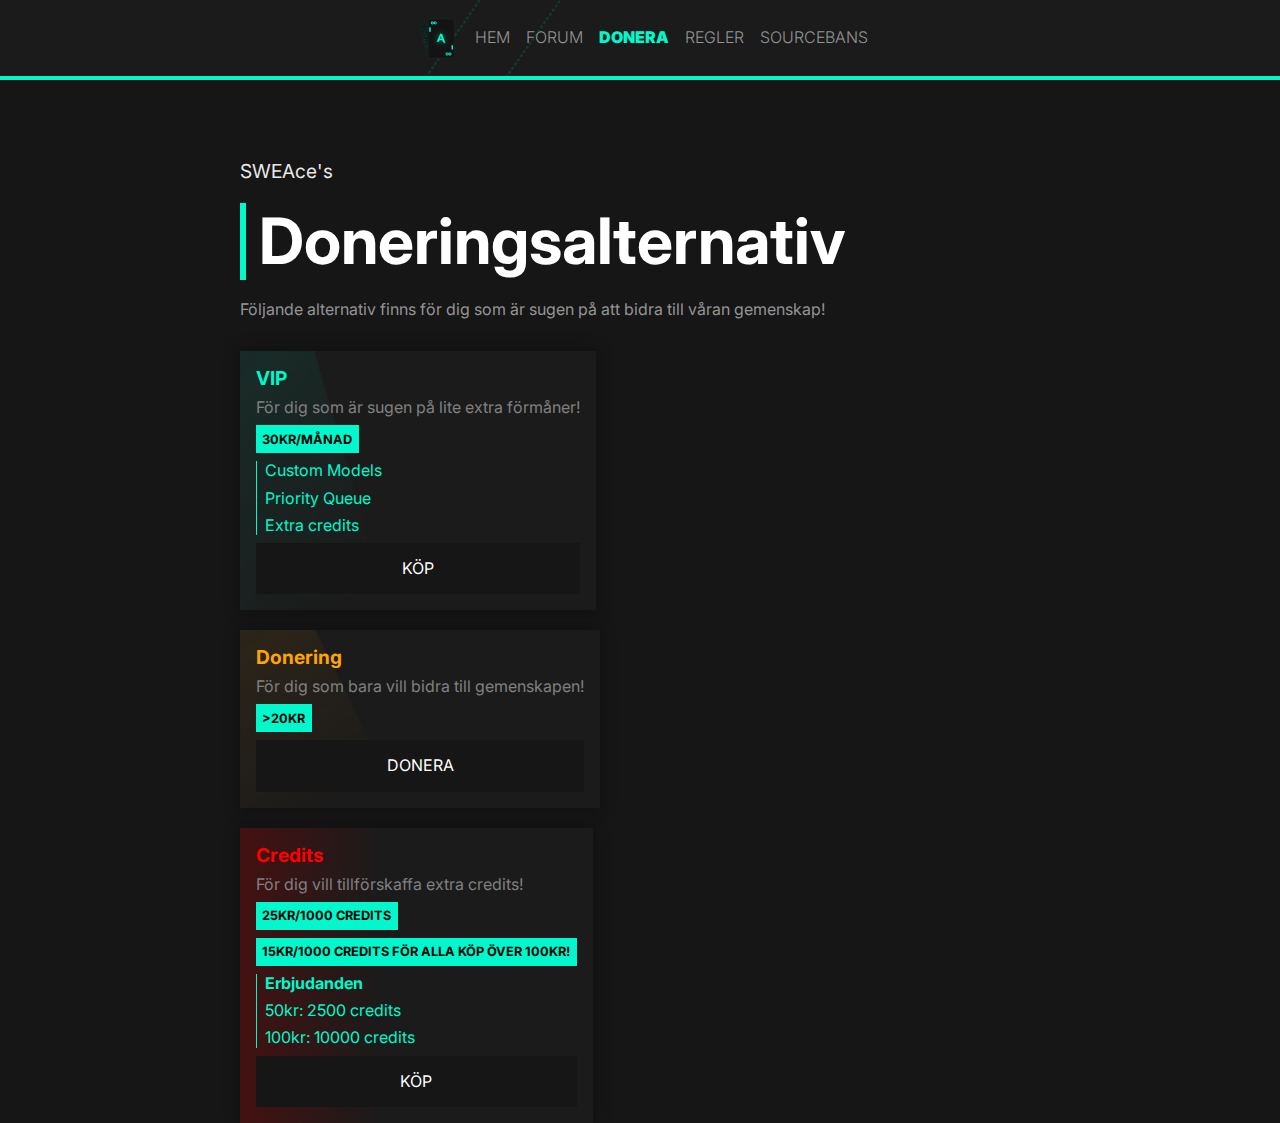
<file: main site revamp 2/donering/donering.html>
<!DOCTYPE html>
<html lang="en">
<head>
    <meta charset="UTF-8">
    <meta http-equiv="X-UA-Compatible" content="IE=edge">
    <meta name="viewport" content="width=device-width, initial-scale=1.0">
    <title>SWEAce | Donera</title>
    <link rel="icon" type="image/x-icon" href="/resources/logotiny.png">
    <link rel="stylesheet" href="donering.css">
    <script defer src="../main.js"></script>
</head>
<body class="dono">
    <header>
        <nav>
            <img src="../resources/logotiny.png" class="nav-toggler">
            <a href="../index.html" class="nav-btn">HEM</a>
            <a href="../forum" class="nav-btn">FORUM</a>
            <a href="../donering/donering.html" class="nav-btn selected">DONERA</a>
            <a href="../regler/regler.html" class="nav-btn">REGLER</a>
            <a href="../sb" class="nav-btn">SOURCEBANS</a>
        </nav>
        <div class="watermark">
            <div class="lines">
                <span class="line"></span>
                <span class="line"></span>
            </div>
        </div>
    </header>
    <main class="dono">
        <div class="content">
            <h3 class="sub">SWEAce's</h3>
            <h1>Doneringsalternativ</h1>
            <p>Följande alternativ finns för dig som är sugen på att bidra till våran gemenskap!</p>
        </div>
        <div class="cards">
            <div class="card mg">
                <h3>VIP</h3>
                <p>För dig som är sugen på lite extra förmåner!</p>
                <h5 class="pris">30kr/månad</h5>
                <ul>
                    <li>Custom Models</li>
                    <li>Priority Queue</li>
                    <li>Extra credits</li>
                </ul>
                <a href="#" class="graybtn">KÖP</a>
            </div>

            <div class="card jb">
                <h3>Donering</h3>
                <p>För dig som bara vill bidra till gemenskapen!</p>
                <h5 class="pris">>20kr</h5>
                <a href="#" class="graybtn">DONERA</a>
            </div>
            <div class="card red">
                <h3>Credits</h3>
                <p>För dig vill tillförskaffa extra credits!</p>
                <h5 class="pris">25kr/1000 credits</h5>
                <h5 class="pris">15kr/1000 credits för alla köp över 100kr!</h5>
                <ul>
                    <li><strong>Erbjudanden</strong></li>
                    <li>50kr: 2500 credits</li>
                    <li>100kr: 10000 credits</li>
                </ul>
                <a href="#" class="graybtn">KÖP</a>
            </div>
        </div>
    </main>

</body>
</html>
</file>
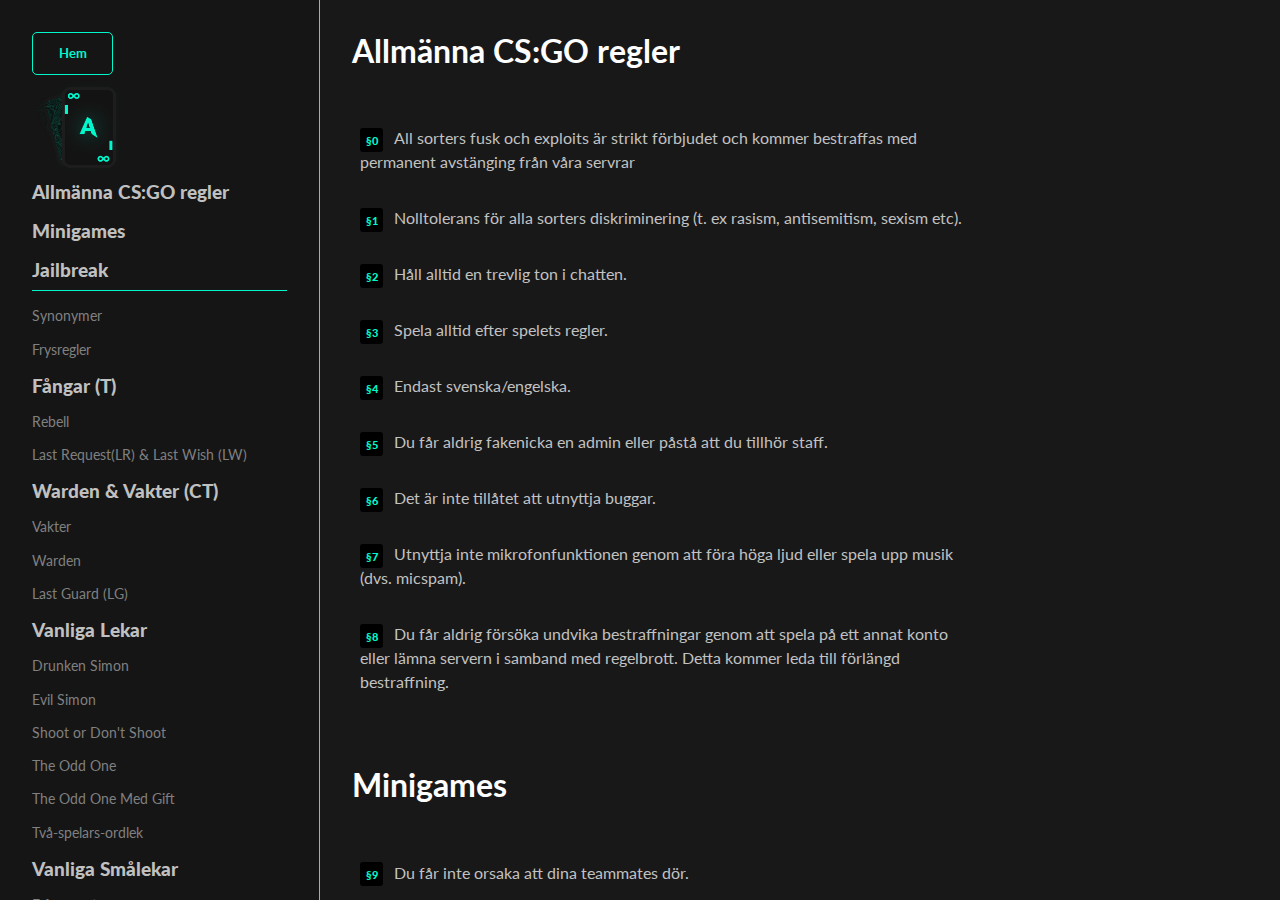
<file: main site revamp 2/regler/regler.html>
<!DOCTYPE html>
<html lang="en">
<head>
    <meta charset="UTF-8">
    <meta http-equiv="X-UA-Compatible" content="IE=edge">
    <meta name="viewport" content="width=device-width, initial-scale=1.0">
    <title>SWEAce | Regler</title>
    <link rel="stylesheet" href="regler.css">
    <script defer src="main.js"></script>
</head>
<body>
    <header id="navigation" class="vis">
        <a href="../index.html">Hem</a>
        <img src="../resources/largelogo.png">
        <nav id="nav"></nav>
    </header>

    <main>
        <h3>Allmänna CS:GO regler</h3>
        <div>
            <ul>
                <li>All sorters fusk och exploits är strikt förbjudet och kommer bestraffas med permanent avstänging från våra servrar</li>
                <li>Nolltolerans för alla sorters diskriminering (t. ex rasism, antisemitism, sexism etc).</li>
                <li>Håll alltid en trevlig ton i chatten.</li>
                <li>Spela alltid efter spelets regler.</li>
                <li>Endast svenska/engelska.</li>
                <li>Du får aldrig fakenicka en admin eller påstå att du tillhör staff.</li>
                <li>Det är inte tillåtet att utnyttja buggar.</li>
                <li>Utnyttja inte mikrofonfunktionen genom att föra höga ljud eller spela upp musik (dvs. micspam).</li>
                <li>Du får aldrig försöka undvika bestraffningar genom att spela på ett annat konto eller lämna servern i samband med regelbrott. Detta kommer leda till förlängd bestraffning.</li>
            </ul>
        </div>

        <h3>Minigames</h3>
        <div>
            <ul>
                <li>Du får inte orsaka att dina teammates dör.</li>
                <li>Du får inte utnyttja map-funktioner som påverkar övriga spelare.</li>
            </ul>
        </div>

        <h3>Jailbreak</h3>
        <div>
            <ul>
                <li>Enbart svenska är tillåtet på servern.</li>
                <li>Det är förbjudet att dryga ut på rundor.</li>
                <li>Man får aldrig störa Wardens kommandon.</li>
                <li>Admins får alltid använda mikrofon om det är admin-relaterat. Inklusive störa Wardens kommandon.</li>
                <li>Fångar får alltid ha zeus och granater.</li>
                <li>Första rundan på kartan är alltid Freeday.</li>
                <li>Man får aldrig campa i cells. Detta gäller både fångar och fångvaktare.</li>
                <li>Om man som fånge förlorar en lek så är man automatiskt rebell och får inte komma tillbaka levande på resten av rundan.</li>
                <li>Om Warden sagt att inga rebellande fångar får komma tillbaka så kan detta ej ändras av samma Warden.</li>
                <li>Alla typer av delay kan straffas med slay.</li>
                <li>Särbehandling är strikt förbjudet.</li>
                <li>Admin chat finns tillgänglig genom att skriva "@" i team-chatten.</li>
            </ul>

            <h4>Synonymer</h4>
            <ul>
                <li>Gallret, glaset och dörren räknas som samma sak.</li>
                <li>Ramp och trappa räknas som samma sak. Vid kartor med båda två i samma område måste Warden vara mer specifik angående vilken det syftas på.</li>
                <li>”Gå till” och ”Gå in i” är inte samma saker. Warden måste alltid vara tydlig med hur fångarna ska gå.</li>
                <li>Grus och sten räknas som samma sak.</li>
                <li>Kommanden ”mot” och ”emot” betyder samma sak.</li>
            </ul>

            <h4>Frysregler</h4>
            <ul>
                <li>På servern så har vi två sorters frys, 100% och 50%.</li>
                <li>100% frys innebär att fångarna ska stå helt stilla och inte röra varken tangentbord eller mus.</li>
                <li>50% frys betyder att fångarna inte får röra tangentbord, men får använda musen för att kolla runt. Detta betyder att fångarna inte får kniva, använda granater, zeusa eller byta kniv/skins på vapen (inkluderat kniven).</li>
            </ul>
        </div>

        <h3>Fångar (T)</h3>
        <div>

            <h4>Rebell</h4>
            <ul>
                <li>Det räknas som att rebella om en fånge bryter mot kommandon sagda av Warden.</li>
                <li>Om man som fånge har vapen (granater & zeus exkluderat) i mer än tre sekunder så räknas man som rebell.</li>
                <li>Om man försöker attackera en fångvakt / Warden (baiting exkluderat) så räknas man som rebell.</li>
                <li>Det räknas som att rebella om man som fånge lämnar sin cell utan tillåtelse från Warden. Denna regel gäller ej om inga kommandon blivit sagda innan 12:00, alternativt att celldörrarna öppnas innan Warden givit kommandon.</li>
                <li>Fångar har rätten att kniva fångvaktare och Warden som ”baitar” utan att bli klassade som rebell. Om en fångvakt / Warden går så nära att en fånge kan kniva dem utan att behöva flytta på sig så räknas det som ”bait”.</li>
                <li>Det är inte tillåtet att rebella under rundor där speciallekarna ”HnS” och ”Älgjakt” leks, detta inkluderar även introduktionen.  Att rebella under dessa kan straffas med slay, eller en straffrunda. (Straffrunda måste nämnas innan leken börjat).</li>
                <li>Fångar som rebellar får göra vad de vill tills att det är 5 icke-rebellande fångar kvar. Efter detta räknas det som delay om rebellen inte aktivt försöker attackera fångvaktarna. </li>
                <li>Det är ej tillåtet att börja rebella om det är två fångar, varav bara en har aktiverat LR för att det bara finns en fångvakt kvar. Detta kan straffas med slay, alternativt en straffrunda.</li>
                <li>Om sista levande fången är en rebell så får den alltid aktivera alternativet LR-Rebell. Denna regel överskrider att inga rebellande fångar får ta LR.</li>
            </ul>

            <h4>Last Request(LR) & Last Wish (LW)</h4>
            <ul>
                <li>Det är aldrig tillåtet att fuska på LR eller LW.</li>
                <li>Den sista fången får alltid aktivera LR eller LW (så länge det inte bryter mot regeln om särbehandling, eller om fången är rebell). </li>
                <li>När det är två fångar vid liv så får Warden säga att fångarna inte får ta LR. Om Warden ej gör detta inom en rimlig tid (cirka 10 sekunder) så får fångarna starta LR utan att det räknas som rebell (så länge det ej bryter mot regeln om särbehandling eller rebell).</li>
                <li>Den som är Warden när LR & LW startar får bestämma om fångarna kan vinna Freeday nästa runda. Om Warden dör under LR eller LW så får inte nästa Warden bestämma om fångarna kan vinna Freeday eller inte.</li>
                <li>Varken fångar eller fångvaktare får störa pågående LR eller LW. </li>
                <li>Fångarna får alltid använda mikrofonen under LR och LW.</li>
                <li>Det är alltid fångarna som får bestämma kategori och regler för LR och LW. Reglerna måste vara tydliga, och både parter måste förstå reglerna innan LR / LW får börja.</li>
                <li>Du får ej bestämma regler på LR / LW som drar ut på rundan för resterande fångar. (Exempel på detta är att ta långa mellanrum på kategorin race)</li>
                <li>På lekar med slumpmässig chans så är det inte tillåtet att bestämma vem som börjar. Ett exempel är på ”Shot for Shot”, där en person får första skottet, och den personen är den som börjar.</li>
            </ul>
        </div>

        <h3>Warden & Vakter (CT)</h3>
        <div>
            <h4>Vakter</h4>
            <ul>
                <li>Alla fångvaktare ska kunna vara Warden.</li>
                <li>Fångvaktare får ej gå in i cells, secrets eller vents innan 11:00.</li>
                <li>En bra mikrofon krävs för att få vara en fångvakt / Warden. Admins avgör om mikrofonen är upp till standarden.</li>
                <li>Fångvaktare / Warden får aldrig instruera en fånge att göra något som garanterat kommer att resultera i fångens död.</li>
                <li>Fångvaktarna måste hjälpa till med att kontrollera fångarna och skydda Warden. Fångvaktare bör upplysa Warden om de ska leta efter rebeller.</li>
                <li>Varken fångvaktare eller Warden får campa armoury, secrets eller vents. Camping räknas som att man ”håller” något av dessa ställen i mer än 15 sekunder.</li>
                <li>Att ”glitcha” sig in som fångvakt är inte tillåtet. (Genom att välja laget ”CT”, istället för att skriva !guard)</li>
            </ul>

            <h4>Warden</h4>
            <ul>
                <li>Warden får aldrig förbjuda shop-funktioner.</li>
                <li>Warden får inte stänga av / sätta på friendly fire utan förvarning samt anledning i relation till lämplig lek.</li>
                <li>Höger ben, vänster ben, rygg samt mage är de ända kroppsdelarna som är tillåtna i kommandon.</li>
                <li>Wardens kommandon ska utföras inom tre sekunder utan att Warden behöver säga det. Undantag kan göras om Warden säger att de har längre tid på sig.</li>
                <li>Alla fångar måste behandlas lika, särbehandling är absolut förbjudet. T. ex. om Warden kör en lek där fångarna själva får välja mellan olika alternativ så måste alla fångar få välja mellan samma alternativ. Detta gäller även om det är 2 eller färre fångar vid liv (se Last Request).</li>
                <li>Warden måste ha givit tydliga kommandon innan 12:00, har detta ej skett så blir rundan automatiskt en Freeday.</li>
                <li>De kommandon som ges ska utföras direkt som de är sagda, utan omväg, genväg eller försening, utan att Warden ska behöva säga det.</li>
                <li>Det är alltid Wardens senaste kommando som gäller.</li>
                <li>Om Warden dör så gäller de kommandon som är sagda i fem sekunder. Under dessa fem sekunder får fångvaktare döda alla fångar som bryter mot de kommandon som är sagda.</li>
                <li>En spelare får bara vara Warden två rundor i rad. Denna regel gäller bara om det finns minst två fångvaktare.</li>
                <li>Warden får ej leka samma lek tre rundor i rad. (Exempelvis Simon säger).</li>
            </ul>

            <h4>Last Guard (LG)</h4>
            <ul>
                <li>Under LG så måste fångvakten aktivt leta efter fångar.</li>
                <li>När LG startas får inga fångar vara inlåsta.</li>
            </ul>
        </div>

        <h3>Vanliga Lekar</h3>
        <div>
            <p>Simon säger är en lek som går ut på att fångarna ska göra alla kommandon som "Simon" säger och inte Warden säger.</p>
            <p>Leken börjar med att Warden säger “ Simon säger att jag är Simon.”. När Warden sagt detta så ska alla fångar stå 100% frys tills “Simon” säger att de ska göra något annat, detta gäller även när Warden avslutat leken med frasen “Simon säger att Simon säger är slut.”.</p>
            <p>Börjar Warden inte sitt kommando med frasen “Simon säger” så ska fångarna inte göra som Warden säger. Gör fångarna något som “Simon” inte säger räknas det som att rebella.</p>
            <ul>
               <li>Det är inte tillåtet att ”spamma” ut kommandon. Exempelvis: ”Simon säger hoppa, Ducka, Simon säger kniva”.</li>
               <li>Säger “Simon” hoppa så ska fångarna bara hoppa en gång. Fler hopp räknas som rebell.</li>
               <li>Säger “Simon” ducka så ska fångarna ducka och fortsätta ducka. Säger sedan Warden ducka så är det inte “Simon” som sagt det vilket betyder att fångarna inte ska ducka längre då det räknas som att göra ett kommando som inte “Simon” sagt. I det läget ska fångarna återgå till 100% frys då de inte fått några andra kommandon av Simon.</li>
               <li>Det är alltid 100% frys mellan "Simons" kommandon.</li>
            </ul>
            <p>
                <strong>Exempel</strong><br>
                “Simon” säger ducka, då ska fångarna ducka tills Simon ger ett kommando där fångarna inte kan ducka längre, alternativt att ”Simon” ger ett avbrytande kommando(Exempelvis ”Simon säger ställ er upp”). Detta betyder att om “Simon” säger hoppa efter att han sagt ducka så ska fångarna fortsätta ducka medans de hoppar.
            </p>

            <h4>Drunken Simon</h4>
            <p>Drunken Simon är en variation av vanliga leken ”Simon säger”.</p>
            <p>Under Drunken Simons gång så ska fångarna stå 100% frys när leken börjar, samt efter varje avslutad omgång.</p>
            <p>I Drunken Simon så räknas varje kommando som en omgång. Varje omgång startar med frasen ”Drunken Simon säger” och slutar när en eller flera fångar har dödats. Efter varje utfört kommando så ska fångarna återgå till 100% frys.</p>
            <p>I Drunken Simon så kommer den fången som utfört kommandot först att få kniva en eller två fångar (beroende på vad Warden sagt när leken startades) som kommer att dö.</p>
            <ul>
                <li>Warden får ej luras under Drunken Simon.</li>
                <li>Att utföra ett kommando fel så räknas man som rebell, om det är ett tydligt kommando som ej är gjort för att luras.</li>
            </ul>

            <h4>Evil Simon</h4>
            <p>Evil Simon är en variation av vanliga leken ”Simon säger”.</p>
            <p>Under Evil Simons gång så ska fångarna stå 100% frys när leken börjar, samt efter varje avslutad omgång.</p>
            <p>I Evil Simon så räknas varje kommando som en omgång. Varje omgång startar med frasen ”Evil Simon säger” och slutar när en eller flera fångar har dödats. Efter varje utfört kommando så ska fångarna återgå till 100% frys.</p>
            <p>Evil Simon säger går ut på att den fången / de fångarna som utför det givna kommandot sist eller fel kommer att dö. Warden ska under starten av leken berätta hur många fångar som ska dö under varje omgång.</p>
            <ul>
                <li>Warden får ej luras under Evil Simon.</li>
                <li>Att utföra ett kommando fel så räknas man som rebell, om det är ett tydligt kommando som ej är gjort för att luras.</li>
            </ul>

            <h4>Shoot or Don't Shoot</h4>
            <p>Shoot or Dont Shoot går ut på att fångarna ska rada upp sig axel mot axel och kolla i en och samma riktning. Warden ska sedan stå bakom fångarna, tilltala en fånge och säga ”Shoot or Don’t Shoot” medans en fångvaktare siktar på en fånge. Om fången Warden frågat svarar ”Shoot” så skjuter fångvaktaren den fången som fångvaktaren siktar på. Om fången svarar ”Don’t shoot” så går Warden vidare och frågar nästa fånge.</p>
            <ul>
                <li>Warden får inte bestraffa ”don’t shoot” med ett skott i kroppen, benet, armen eller dylikt.</li>
                <li>Fångarna får endast säga ”don’t shoot” tre gånger i rad, efter detta så blir det automatiskt shoot.</li>
                <li>Alla levande fångar måste fått frågan lika många gånger innan leken kan avslutas.</li>
                <li>Shoot or don’t shoot får ej startas om det är färre än fem fångar som kommer vara med i leken.</li>
                <li>Warden ska utse en annan fångvakt som ska skjuta fångar, men detta måste då tydligt uttalas så att alla på servern vet vem som skjuter.</li>
                <li>Fångvaktaren som siktar får ej ”targeta” en eller flera specifika fångar. (Dvs att fångvaktaren måste variera vilken fånge som siktas på).</li>
            </ul>

            <h4>The Odd One</h4>
            <p>The odd one går ut på att fångarna ställer sig i en triangel (med mellanrum mellan varandra, Warden bestämmer avståndet). Warden ber sedan fångarna att kolla bort från varandra, och när Warden säger ”The Odd One” så ska fångarna kolla på varandra. Den fånge med flest blickar på sig kommer att dö.</p>
            
            <h4>The Odd One Med Gift</h4>
            <p>The Odd One Med Gift är en variation av “The Odd One”, men istället för att den fånge med flest blickar ska dö så får fången istället en gift av Warden.</p>
            <ul>
                <li>Giften måste ha blivit tydligt nerskriven i admin / CT-chatten. Alltid admin chat om admin är inne och inte deltar i leken.</li>
                <li>Giften får ej överskrida andra server-regler.</li>
                <li>The Odd One Med Gift får enbart köras när det är tre icke-rebellande fångar kvar. Det får finnas rebellande fångar.</li>
            </ul>

            <h4>Två-spelars-ordlek</h4>
            <p><strong>Notera att båda fångarna måste ha tillgång till en mikrofon för att leken ska få köras.</strong></p>
            <p> Två-spelars ordlek är en variation på vanliga ordlekar där skillnaden är att två fångar ska köra mot varandra, istället för att ha en specifik tid. Alla vanliga ordleksregler appliceras, men istället för en tidsgräns så är det den fånge som svarar rätt svar först som vinner och får gå vidare.</p>
            <ul>
                <li>Man blir ej bestraffad för att svara fel.</li>
                <li>Den fånge som svarar korrekt först vinner, den andra blir rebell och ska dö.</li>
                <li>Frågan ska vara rimlig.</li>
                <li>Svaret ska skrivas i admin / CT-chatten. <strong>Alltid admin chat om admin är inne och inte deltar i leken.</strong></li>
                <li>Om båda fångar försöker att dra ut på rundan genom att inte besvara så har Warden rätt att mörda båda fångarna efter en rimlig tid (cirka 15-20 sekunder efter att frågan blivit ställd).</li>
            </ul>
        </div>

        <h3>Vanliga Smålekar</h3>
        <div>
            <p><strong>OBS: </strong> Fången måste ha en mikrofon för att få köra följande smålekar: Frågesport, Shaggy says och ordlekar. Warden måste ge minst tre alternativt, varav att minst en av dessa måste kunna utföras utan en mikrofon.</p>
            <h4>Frågesport</h4>
            <p>Fången ska be om en kategori att få sin fråga inom.</p>
            <ul>
                <li>Kategorin måste vara lämplig inom frågesport (inget som bryter mot våra regler, eller anses som ”löjligt”). Om Warden anser att kategorin bryter mot detta så har Warden rätt att neka kategorin.</li>
                <li>Warden har också rätt att neka kategorin om ingen fångvakt kan ställa en lämplig fråga.</li>
                <li>Alla frågor måste ha liknande svårhetsgrad, även om kategorin skiljer.</li>
                <li>Svaret ska skrivas i admin / CT-chatten. <strong>Alltid admin chat om admin är inne och inte deltar i leken.</strong></li>
            </ul>

            <h4>50/50</h4>
            <p>Warden kommer att ge fången två alternativ, där en innebär döden, och den andra innebär att fången går vidare. Det rätta svaret ska skrivas i admin / CT-chatten. <strong>Alltid admin chat om admin är inne och inte deltar i leken.</strong></p>
            
            <h4>Idol</h4>
            <p>Fången ska uppträda genom att antingen sjunga eller rappa inför fångvaktarna. Fångvaktarna ska sedan rösta i CT-chatt för att välja om fången ska gå vidare eller ej. </p>
            <ul>
                <li>Om det är lika många ja som nej så går fången vidare.</li>
                <li>Om fången uppträder ”oseriöst” så ska fången inte gå vidare.</li>
                <li>Ingen bakgrundsmusik får spelas upp under uppträdandet.</li>
            </ul>

            <h4>Skämtleken</h4>
            <p>Fången ska säga ett skämt, alternativt en komisk historia. Fångvaktarna ska sedan rösta i CT-chatt om de anser att skämtet var roligt / bra.</p>
            <ul>
                <li>Om det är lika många ja som nej så går fången vidare.</li>
                <li>Skämtet / historian får ej bryta mot några av våra regler.</li>
            </ul>

            <h4>Matleken</h4>
            <p>Fången ska presentera en maträtt för fångväktarna.  Fångvaktarna ska sedan rösta i CT-chatt för att välja om fången ska gå vidare eller ej.</p>
            <ul>
                <li>Om det är lika många ja som nej så går fången vidare.</li>
                <li>Om fången ger en ”oseriös” maträtt så ska fången inte gå vidare.</li>
                <li>Man får inte upprepa en maträtt som en annan fånge redan sagt.</li>
            </ul>

            <h4>Hur du kom till fängelset</h4>
            <p>Fången ska berätta en historia för fångväktarna om hur de kom till fängelset. Fångvaktarna ska sedan rösta i CT-chatt för att välja om fången ska gå vidare eller ej.</p>
            <ul>
                <li>Om det är lika många ja som nej så går fången vidare.</li>
                <li>Om fången ger en ”oseriös” historia så ska fången inte gå vidare.</li>
                <li>Man får inte upprepa samma historia som en annan fånge redan berättat.</li>
                <li>Historian måste fortfarande vara lämplig och inte bryta mot serverns regler.</li>
            </ul>

            <h4>Shaggy says</h4>
            <p>Shaggy says går ut på att Warden blir ”Shaggy” och ställer fången en serie med ja eller nej frågor. Warden måste innan leken startas berätta alla regler som ingår i Shaggy says, och måste dessutom vara tydlig när leken startas samt avslutas.</p>
            <p><strong>Fången måste besvara dessa frågor utan att göra något av följande:</strong></p>
            <ul>
                <li>Besvara frågan med ett ”ja” ”nej” eller ”kanske”. Detta gäller även synonymer till dessa</li>
                <li>Upprepa sig.</li>
                <li>Tveka.</li>
                <li>Besvara frågan på ett annat språk.</li>
            </ul>
            <p>Fången måste dessutom ge relevanta svar till frågan som ställs av Shaggy. Att svara ja eller nej genom kroppsspråk (exempelvis skaka eller nicka på huvudet) är inte tillåtet. </p>
            <p>Om fången misslyckas med att följa reglerna så förlorar den och blir en rebell.</p>
        
            <h4>Ordlekar</h4>
            <p>Ordlekar går ut på att fången väljer en kategori (som måste godkännas av Warden) där Warden kommer att ge en bokstav (via chatt) som fången sedan ska ge ett korrekt svar på inom 5 sekunder.</p>
            <p>Om fången misslyckas med att ge ett korrekt svar inom tidsgränsen så förlorar fången och blir en rebell.</p>
            <ul>
                <li>Alla svar ska vara i samma svårhetsgrad, oavsett kategori.</li>
            </ul>
            <p>Lista på vanliga ordlekar som förekommer: geografileken(länder), snusleken(märken), billeken(märken).</p>
            <p><strong>Exempel på en runda med ordlek: <br></strong>
                Warden kallar fram en fånge och frågar sedan vilken ordlek fången i fråga vill köra. Om fången väljer t.ex "Geografileken" så ska Warden säga en bokstav, t.ex S och då ska fången svara (med mikrofonen) ett land som börjar på S, t.ex Sverige.</p>
                
            <h4>Wardens egna lekar</h4>
            <p>Warden har tillåtelse att skapa egna lekar, med ett par riktlinjer som alltid måste följas.</p>
            <ul>
                <li>Leken ska vara utförbar som en ”smålek” (dvs. i ett litet utrymme).</li>
                <li>Leken ska ha tydliga regler som fångar kan förhålla sig till.</li>
                <li>Leken får ej vara skapad för att dra ut på tiden.</li>
                <li>Leken får ej överskrida andra regler.</li>
                <li>Leken får ej skapas i syfte att mörda fångar.</li>
                <li>Om leken har definitiva svar ska de skrivas i admin / CT-chatt. <strong>Alltid admin chat om admin är inne och inte deltar i leken.</strong></li>
            </ul>
        </div>
        
        <h3>Speciallekar</h3>
        <div>
            <ul>
                <li>De lekar som räknas in under denna kategori är: Hide and Seek (HnS) och Älgjakt.</li>
                <li>Det krävs minst två vanliga rundor mellan speciallekar / event days.</li>
                <li>Warden har rätt att ge ut en straffrunda till fångar som rebellar under speciallekarna (detta måste sägas när leken startas).</li>
                <li>Det räknas alltid som rebellande att vara i armoury under speciallekar, oavsett om de har vapen eller ej.</li>
            </ul>

            <h4>Älgjakt</h4>
            <p>Älgjakt är en lek där fångvaktarna är jägare och fångarna är älgar.
                Fångvaktarna ska under lekens gång använda sig utav en AWP (utan kikarsikte) och försöka döda fångarna. Om en fånge rebellar så har vakterna lov att använda sikte samt pistol. 
            </p>
            <ul>
                <li>Fångarna ska springa runt på mappen och försöka överleva tills rundan är slut, camping är ej tillåtet.</li>
                <li>Fångarna får ej vara på platser där enbart den första personen som kommer dit kan komma in i.</li>
                <li>Fångarna måste få en chans att springa iväg på minst 20 sekunder innan leken startas.</li>
                <li>Det är ej tillåtet för fångarna och fångvaktarna att samarbeta under älgjakt.</li>
                <li>Långvarig camping räknas som att rebella.</li>
            </ul>

            <h4>Hide and Seek (HnS)</h4>
            <p>Hide and Seek är en kurragöma lek som går ut på att fångarna ska gömma sig och fångvaktarna ska leta upp och döda fångarna. Warden bestämmer innan leken börjar hur många som överlever,  samt vad fångarna vinner.</p>
            <ul>
                <li>Warden måste tydligt säga vart fångarna inte får gömma sig innan leken startat. </li>
                <li>Warden får ej stänga av secrets eller vents, och fångarna får ej gömma sig på platser där enbart den första personen kommer dit kan komma in.</li>
            </ul>
        </div>

        <h3>Event Days</h3>
        <div>
            <p>Det måste alltid gå minst två vanliga rundor mellan event days / speciallekar.</p>
            <h4>Freeday</h4>
            <p><strong>Kompisfreeday finns inte på SWEAce.</strong> Freeday är en runda där fångarna får springa runt på kartan och leka utan kommandon från Warden. Fångvaktarna har rätt att döda rebeller utan förvarning.</p>
            <ul>
                <li>Det räknas som rebellande att vara i armoury (oavsett om de har vapen eller ej).</li>
                <li>Att ha vapen i mer än tre sekunder (alternativt att aktivt sikta på fångvaktare) räknas som rebellande. Zeus och granater räknas inte som vapen.</li>
                <li>Fångvaktarna har rätten att bestämma avståndet mellan fångar och dem själva. De får dock ej överdriva avståndet, och de får heller inte stänga av områden. Att blockera fångar från lekar på kartan är inte tillåtet. (Exempelvis att stå högst upp på climb och säga att om fångarna hoppar upp till slutet så dör dem).</li>
                <li>Vid 5:00 övergår Freeday till War, detta för att ej dra ut på rundan.</li>
            </ul>
            <p>En Freeday får ges ut till fångar (max två) som vunnit någon typ av lek eller dylikt den föregående rundan om Warden bestämt detta. En sådan Freeday är över när det är tre eller färre fångar vid liv. Fångar med Freeday får ej störa dem som inte har freeday. Det är inte tillåtet att rebella under en Freeday som man fått utdelat till sig av Warden.</p>
            
            <h4>Panda Freeday</h4>
            <p>Fångar får enbart krypa runt på kartan.</p>
            <ul>
                <li>Man får endast högerklicka fångvaktare, ej vänsterklicka.</li>
                <li>Man får enbart stå upp om man står 100% frys (exempelvis för att skriva i chatten). </li>
                <li>Fångar får alltid hoppa över hinder. Fångar får ställa sig upp om det krävs för att ta sig över ett hinder när man hoppar.</li>
                <li>Fångar får ej ha vapen.</li>
                <li>Fångar som befinner sig i armoury räknas automatiskt som rebell.</li>
            </ul>
            <p>Observera att fångar får högerkniva fångvaktare utan konsekvenser.<br>Fångvaktare får ej bestämma avstånd från fångar.<br><strong>Om man ej följer dessa regler så räknas man som en rebell, och fångvaktare får mörda utan förvarning.</strong></p>
            
            <h4>Zombie Freeday</h4>
            <p>Fångar får enbart gå runt på kartan.</p>
            <ul>
                <li>Fångar enbart hoppa om det är över hinder.</li>
                <li>Man får endast vänsterklicka fångvaktare, ej högerklicka.</li>
                <li>Fångar får ej ha vapen.</li>
                <li>Fångar som befinner sig i armoury räknas automatiskt som rebell.</li>
            </ul>
            <p>Observera att fångar får högerkniva fångvaktare utan konsekvenser.<br>Fångvaktare får ej bestämma avstånd från fångar.<br><strong>Om man ej följer dessa regler så räknas man som en rebell, och fångvaktare får mörda utan förvarning.</strong></p>
            
            <h4>War</h4>
            <p>War går ut på att fångarna och fångvaktarna ska försöka döda varandra.</p>
            <ul>
                <li>Under War så får varken fångarna eller fångvaktarna campa.</li>
                <li>Båda parter måste försöka döda varandra, de får alltså inte leka runt på kartan istället för att delta.</li>
                <li>Det är inte tillåtet att ta medic under war.</li>
                <li>Det är inte tillåtet att vakta portaler eller dylikt.</li>
            </ul>

            <h4>Catch & Freeze</h4>
            <p>Catch & Freeze går ut på att fångarna ska försöka fly från fångvaktarna som försöker frysa dem.</p>
            <ul>
                <li>Det är inte tillåtet för fångarna att gömma sig i vent, cell eller armoury under Catch & Freeze.</li>
                <li>Fångarna måste få 10 sekunders försprång innan fångvaktarna får börjar jaga.</li>
                <li>Det är inte tillåtet för fångvaktarna att “vakta” en frusen fånge i mer än 15 sekunder.</li>
            </ul>

            <h4>No Scope / HE Battle / Knife / Cowboy / Drunken</h4>
            <ul>
                <li>Det är inte tillåtet att campa på deathmatch.</li>
                <li>När odödlighetstiden är slut är det inte tillåtet att springa längre bort från andra spelare i syfte att överleva längre, alla måste vara aktiva i kriget.</li>
                <li>Det är inte tillåtet att ta medic på deathmatch.</li>
            </ul>

            <h4>Duck Hunt</h4>
            <p>Duck hunt går ut på att fångar blir ankor och fångvaktare ska försöka jaga och mörda dessa ankor med shotguns.</p>
            <ul>
                <li>Under Duck Hunt så får varken fångvaktarna eller fångarna campa.</li>
                <li>Under Duck Hunt så får varken fångvaktarna eller fångarna ta medic.</li>
            </ul>
            <p>Duck Hunt leks i ett enda rum (till exempel mainrummet eller fotbollsplanen) som Warden bestämmer före leken börjar. Skadar en fånge en fångvaktare innan de är i rummet så får den fången 1 straffrunda. Skadar fångvaktarna en fånge innan de är i rummet så får den fångvaktaren slay eller ctban.</p>
        </div>

    </main>
</body>
</html>
</file>
<file: main site revamp 2/donering/donering.css>
@import url('https://fonts.googleapis.com/css2?family=Inter:wght@100;200;300;400;500;600;700;800;900&display=swap');

:root   {
    --accent: #01F8CC;
    --header-bg: #1B1B1B;
    --main-bg: #161616;
    --w: #e9e9e9;
    --gray: #949494;
}

* {
    font-family: 'Inter', sans-serif;
    font-size: 16px;
    line-height: 1.2;
    box-sizing: border-box;
    padding: 0;
    margin: 0;
}

img {
    max-width: 100%;
    max-height: 100%;
    object-fit: cover;
}

body{
    height: 100vh;
    overflow-y: scroll;
    background: var(--main-bg);
    width: 100%;
    overflow-x: hidden;
}

header {
    z-index: 1000;
    width: 100%;
    height: 5em;
    border-bottom: 4px solid var(--accent);
    background: var(--header-bg);
    display: flex;
    align-items: center;
    justify-content: center;
    position: relative;
    overflow: hidden;
}


header .watermark {
    position: absolute;
    z-index: 0;
}

header .lines {
    display: flex;
    gap: 4em;
    height: 100%;
    rotate: 35deg;
    transform: translateX(-120px) translateY(70px);
}

header .lines span.line {
    width: 1px;
    height: 10em;
    border: 1px solid var(--accent);
    border-style: dashed;
    opacity: 15%;
}

@keyframes scrollup {
    from{
        transform: translateY(-100%);
    }
    to {
        transform: translateY(100%);
    }
}

@keyframes scrolldown {
    from{
        transform: translateY(100%);
    }
    to {
        transform: translateY(-100%);
    }
}

header .lines span.line:nth-child(1) {
    animation: scrollup 3s ease infinite;
}

header .lines span.line:nth-child(2) {
    animation: scrolldown 3s ease infinite;
}


header nav {
    z-index: 100;
    display: flex;
    align-items: center;
    gap: 1em;
}

header nav a {
    color: unset;
    text-decoration: none;
}

header nav a.nav-btn {
    color: var(--gray);
    font-weight: 300;
    transition: color 0.3s ease;
}

header nav a.nav-btn:hover {
    color: var(--accent);
}

header nav a.nav-btn.selected {
    font-weight: 900;
    color: var(--accent);
}





@media screen and (max-width: 474px){
    *{
        font-size: 12px;
    }
    header nav img {
        display: none;
    }
}



main {
    margin-top: 5em;
    margin-bottom: 5em;
    width: 100%;
    display: flex;
    flex-direction: column;
    gap: 2em;
    justify-content: center;
    padding-left: 15em;
}

main .content {
    display: flex;
    flex-direction: column;
    gap: 1.25em;
}

main .content h3.sub {
    color: var(--w);
    font-size: 1.2rem;
    font-weight: 400;
}

main .content h1 {
    position: relative;
    font-weight: 700;
    color: #fff;
    font-size: 4rem;
    margin-left: 0.3em;
}

main .content h1::before {
    position: absolute;
    content: "";
    margin-left: -0.3em;
    width: 0.1em;
    height: 100%;
    background: var(--accent);
}

main .content p {
    font-size: 1rem;
    color: var(--gray);
    z-index: 1000;
}

main .content a.btn {
    position: relative;
    display: inline-block;
    padding: 1em;
    border: 1px solid var(--accent);
    width: max-content;
    color: var(--accent);
    text-decoration: none;
    font-weight: 900;
    font-size: .9rem;
    transition: filter 0.2s ease;
    transition-delay: 0.5s;
}

main .content a.btn::before {
    content: "";
    position: absolute;
    top: 0;
    left: 0;
    height: 100%;
    width: 100%;
    background-color: var(--accent);
    mix-blend-mode: difference;
    transform: scaleY(0);
    transform-origin: top;
    transition: transform 0.5s ease;
}

main .content a.btn:hover::before {
    transform: scaleY(1);
    transform-origin: bottom;
}

main .content a.btn:hover {
    filter: drop-shadow(0px 0px 8px rgba(1, 248, 204, 0.5));
}

main .cards {
    display: flex;
    flex-direction: column;
    gap: 1.25em;
}

main .cards .card {
    display: flex;
    flex-direction: column;
    gap: 0.5em;
    position: relative;
    width: max-content;
    background: var(--header-bg);
    padding: 1em;
    box-shadow: 0px 0px 15px rgba(0, 0, 0, 0.35);
    background-size: 40% 100%;
}

main .cards .card.jb {
    background-image: url("../resources/jb.png");
    background-repeat: no-repeat;
}

main .cards .card.mg {
    background-image: url("../resources/mg.png");
    background-repeat: no-repeat;
}

main .cards .card.red {
    background-image: linear-gradient(90deg, rgb(68, 17, 17), transparent);
    background-repeat: no-repeat;
}

main .cards .card.mg::before {
    box-shadow: 0px 0px 15px var(--accent);
}

main .cards .card.jb::before {
    box-shadow: 0px 0px 15px orange;
}

main .cards .card.red::before {
    box-shadow: 0px 0px 15px red;
}

main .cards .card::before {
    content: "";
    width: 100%;
    height: 100%;
    padding: 0.5em;
    margin-left: -1.5em;
    margin-top: -1.5em;
    position: absolute;
    transform: scaleX(0);
    opacity: 0;
    transform-origin: right;
    z-index: -1;
    transition: transform 0.3s ease, opacity 0.3s ease;
}


main .cards .card:hover::before {
    transform-origin: left;
    transform: scaleX(1);
    opacity: 1;
}




main .cards .card p {
    max-width: 37ch;
    color: gray;
}

main .cards .card h3 {
    font-size: 1.2rem;
}


main .cards .card.mg h3 {
    color: var(--accent);
}
main .cards .card.jb h3 {
    color: orange;
}

main .cards .card.red h3 {
    color: red;
}

main .cards .card .graybtn {
    position: relative;
    width: 100%;
    padding: 1em;
    display: flex;
    align-items: center;
    justify-content: center;
    color: white;
    text-decoration: none;
    background: var(--main-bg);
    z-index: 25;
}
main .cards .card.mg .graybtn::before {
    filter: drop-shadow(0px 0px 8px rgba(1, 248, 204, 0.5));
    border-top: 1px solid var(--accent);
    border-bottom: 1px solid var(--accent);
}
main .cards .card.jb .graybtn::before {
    filter: drop-shadow(0px 0px 8px rgba(248, 203, 1, 0.5));
    border-top: 1px solid orange;
    border-bottom: 1px solid orange;
}
main .cards .card.red .graybtn::before {
    filter: drop-shadow(0px 0px 8px rgba(248, 1, 1, 0.5));
    border-top: 1px solid red;
    border-bottom: 1px solid red;
}
main .cards .card .graybtn::before {
    content: "";
    width: 100%;
    height: 100%;
    position: absolute;
    top: 0;
    left: 0;
    z-index: -2;
    transform: scaleX(0);
    opacity: 0;
    transition: transform 0.3s ease, opacity 0.3s ease;
}

main .cards .card .graybtn:hover::before {
    opacity: 1;
    transform: scaleX(1);
}
main ul {
    list-style: none;
    display: flex;
    flex-direction: column;
    gap: 0.5em;
    padding-left: 0.5em;
    border-left: 1px solid var(--accent);
}



main .pris {
    padding: 0.5em;
    background: var(--accent);
    color: black;
    width: max-content;
    font-size: .8rem;
    text-transform: uppercase;
}

main ul li {
    color: var(--accent);
    font-weight: 400;
}

@media screen and (max-width: 1172px) {
    body {
        background-size: cover;
    }
    main {
        width: 100%;
        align-items: center;
        justify-content: center;
        padding: 0;
    }
    main .content {
        align-items: center;
    }
    main .content h1 {
        font-size: 2rem;
    }
}

@media screen and (max-width: 398px) {
    * {
        font-size: 10px;
    }
}
</file>
<file: main site revamp 2/regler/regler.css>
@import url('https://fonts.googleapis.com/css2?family=Lato:ital,wght@0,100;0,300;0,400;0,700;0,900;1,100;1,300;1,400;1,700;1,900&display=swap');
:root {
    --bg: #181818;
    --accent: #01F8CC;
}
* {
    margin: 0;
    padding: 0;
    box-sizing: border-box;
    font-family: 'Lato', sans-serif;
    font-size: 16px;
    line-height: 1.2;
    scroll-behavior: smooth;
    scroll-padding: 2em;
}

body {
    height: 100vh;
    position: relative;
    display: flex;
    overflow: hidden;
}

a#Jailbreaklink {
    border-bottom: 1px solid var(--accent);
    padding-bottom: 0.5em;
}
a:hover {
    opacity: 75%;
}

html {
    background: var(--bg);
}

h3 {
    font-size: 2rem;
    color: #fff;
    margin-bottom: 1em;
}
h4 {
    color: #fff;
    font-size: 1.1rem;
}

header {
    overflow-y: scroll;
    background: #151515;
    width: max-content;
    padding: 2em;
    display: flex;
    flex-direction: column;
    border-right: 1px solid var(--accent);
    min-width: 20em;
}

@media screen and (max-width: 686px) {
   header.vis {
    margin-left: -20em;
   }
   main {
      padding: 0;
   }
}


header > a {
    font-size: .8rem;
    color: var(--accent);
    text-decoration: none;
    font-weight: bold;
    border: 1px solid var(--accent);
    padding: 1em 2em;
    width: max-content;
    border-radius: 5px;
}

header > a:hover {
    background: var(--accent);
    color: black;
}

main {
    width: 100%;
    padding: 2em;
    overflow-y: scroll;
    display: flex;
    flex-direction: column;
    gap: 1em;
}

main div{
    display: flex;
    flex-direction: column;
    gap: 1em;
    margin-bottom: 3em;
}

header img {
    width: 6em;
}

nav {
    display: flex;
    color: #fff;
    flex-direction: column;
    gap: 1em;
}

nav a{
    text-decoration: none;
}

ul {
    list-style-type: none;
    list-style: none;
    display: flex;
    flex-direction: column;
    gap: 1em;
}

li {
    color: rgb(194, 194, 194);
    padding: 0.5em;
    cursor: pointer;
    max-width: 70%;
    line-height: 1.5;
}

p {
    color: rgb(194, 194, 194);
}

strong {
    color: white;
}

li span {
    padding: 0.5em;
    background: black;
    color: var(--accent);
    margin-right: 1em;
    border-radius: 3px;
    cursor: pointer;
    font-size: .7rem;
    font-weight: 900;
}

li:hover {
    background: rgb(19, 19, 19);
}

li:hover span {
    filter: drop-shadow(0px 0px 8px rgba(1, 248, 204, 0.5));
}

.main {
    font-size: 1.2rem;
    color: rgb(192, 192, 192);
    font-weight: 900;
}
.child {
    color: gray;
    font-size: .9rem;
}

.category {
    margin-left: 1em;
}
.subcategory {
    margin-left: 2em;
}
</file>
